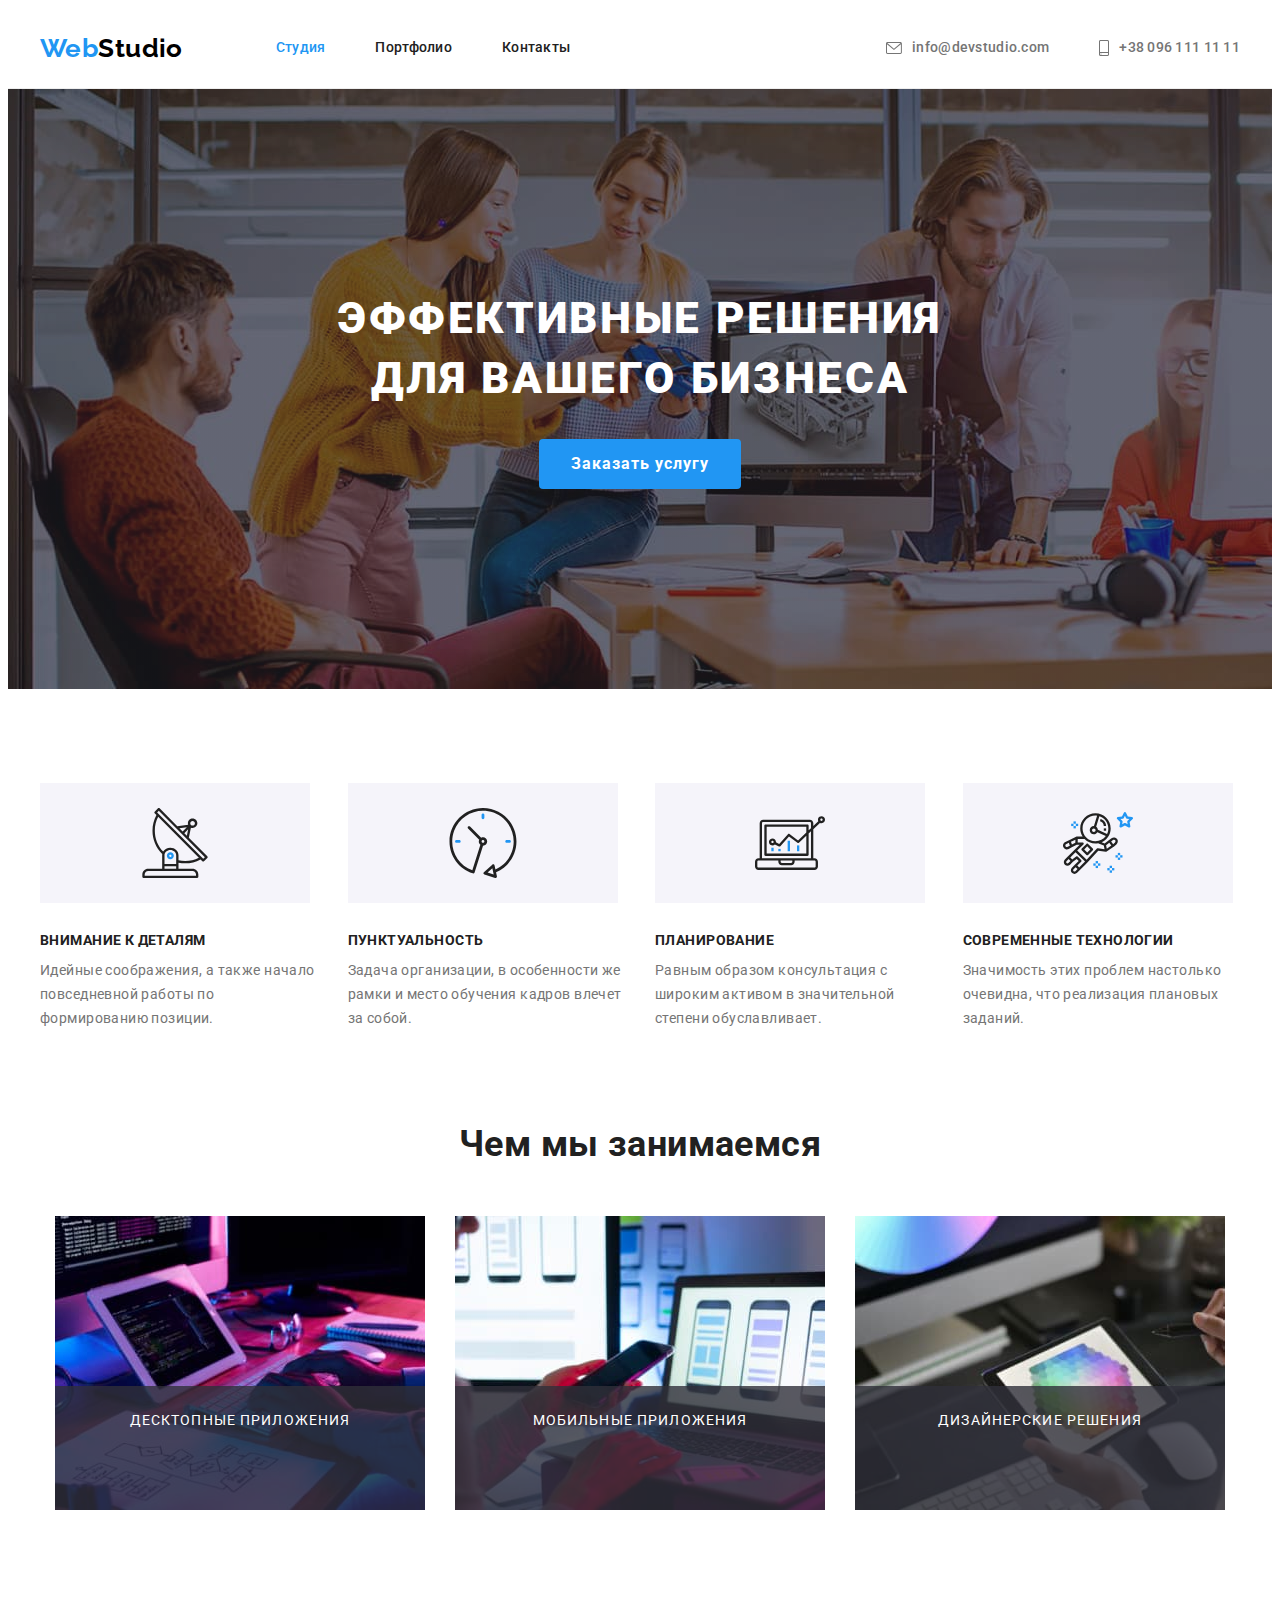
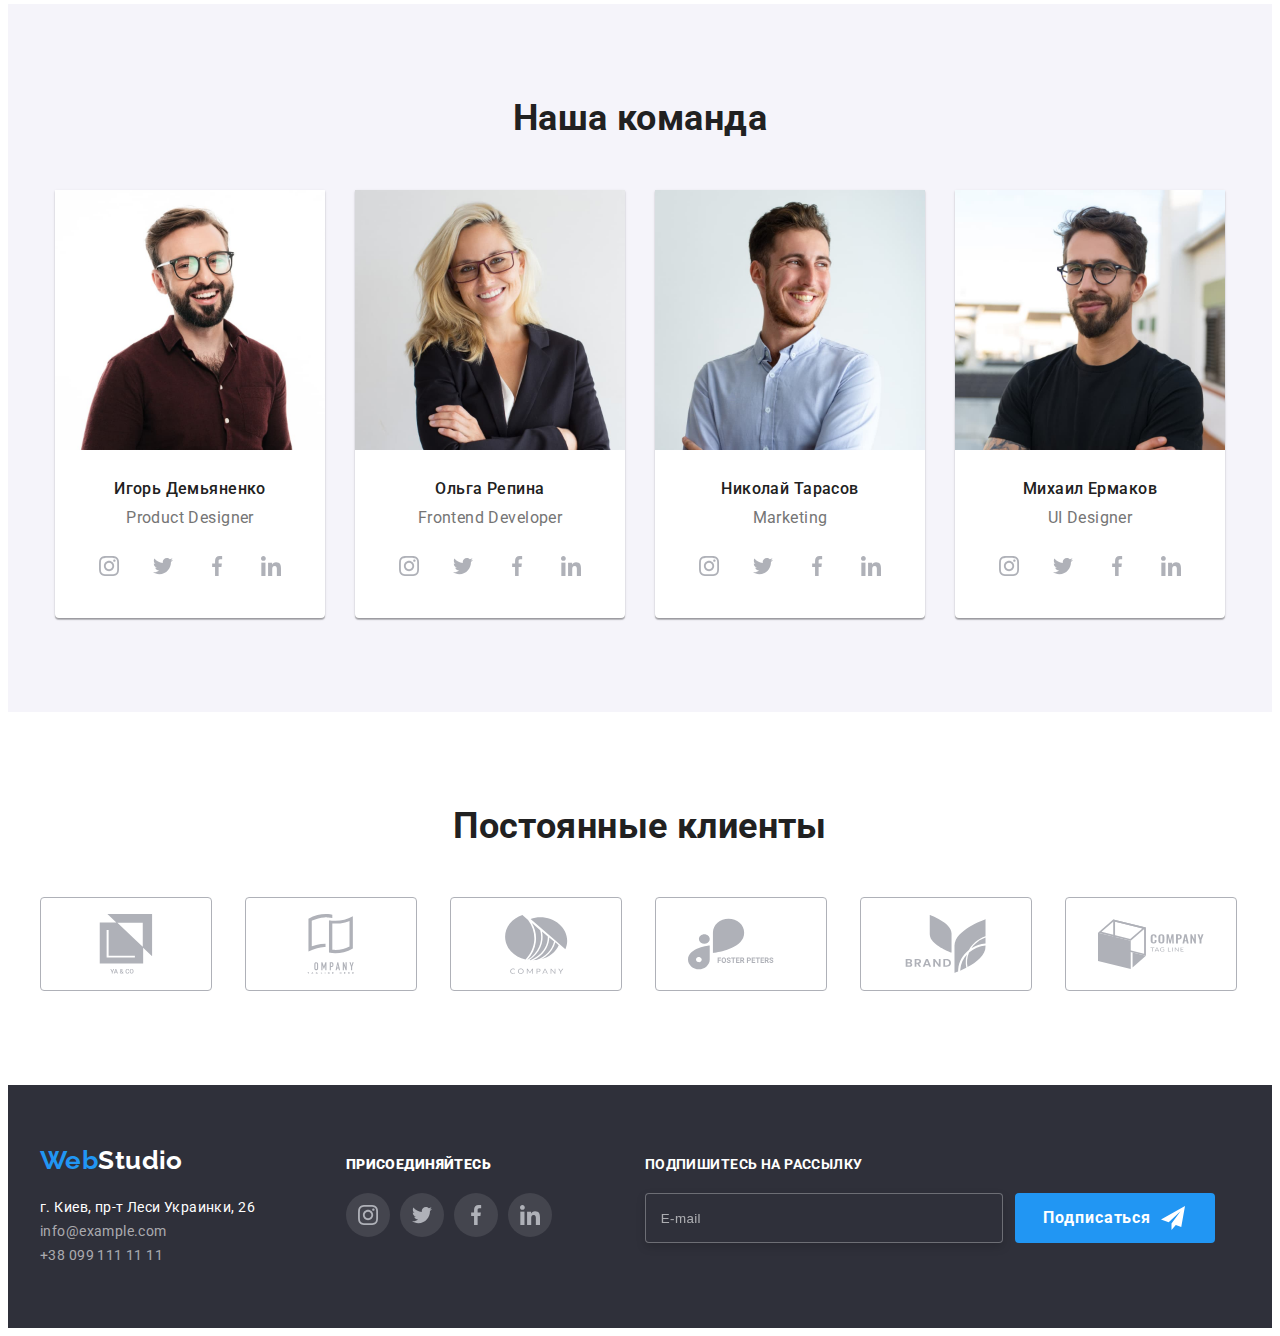
<file: index.html>
<!DOCTYPE html>
<html lang="en">
<head>
    <meta charset="UTF-8">
    <meta http-equiv="X-UA-Compatible" content="IE=edge">
    <meta name="viewport" content="width=device-width, initial-scale=1.0">
    <title>Document</title>



    <link rel="preconnect" href="https://fonts.gstatic.com">
    <link rel="preconnect" href="https://fonts.gstatic.com">
    <link rel="preconnect" href="https://fonts.gstatic.com">
    <link rel="stylesheet" href="https://cdnjs.cloudflare.com/ajax/libs/modern-normalize/1.0.0/modern-normalize.min.css" integrity="sha512-ISS7cAi1PEhQ8jnbJpJZMd29NlhNj4AWYyLOSp2CE/CsHxTCu+r+t0D2yoJudVrd0/8fTVPUVDzY5Tvli75u/g==" crossorigin="anonymous" />
    <link href="https://fonts.googleapis.com/css2?family=Raleway:wght@700&family=Roboto:wght@400;500;700;900&display=swap" rel="stylesheet">
    
    <link rel="stylesheet" href="./css/main.min.css">
</head>
<body>

             <!-- шапка -->

             <header class="header">
              <div class="container header-container">
                <nav class="navigation">
                  <a href="./index.html" class="logo text">
                     <span class="span-logo">Web</span>Studio
                  </a>
                  <ul class="navigation__list">
                     <li class="navigation__item"><a href="" class="navigation__link active">Студия</a></li>
                     <li class="navigation__item"><a href="./portfolio.html" class="navigation__link">Портфолио</a></li>
                     <li class="navigation__item"><a href="" class="navigation__link">Контакты</a></li>
                  </ul>
                 </nav>
     <ul class="contacts__list">
         <li class="contacts__item"><a href="mailto:info@devstudio.com"  class="contacts__link">
            <svg class="contacts__icon">
                <use href="./image/sprite.svg#icon-envelope"></use>
            </svg>info@devstudio.com </a>
        </li>
         <li class="contacts__item"><a href="tel:+380961111111"  class="contacts__link">
            <svg class="phone__icon">
                <use href="./image/sprite.svg#icon-smartphone"></use>
            </svg>+38 096 111 11 11</a></li>
     </ul>
    </div>
    
 </header> 
           <!-- герой -->
 <main>

     <section class="hero">
         <div class="container">
         <h1 class="hero__title">Эффективные решения для вашего бизнеса</h1>
         <button type="button" class="hero__button" data-modal-open> Заказать услугу</button>
        </div>
     </section>
           <!-- столбцы списка -->
         
 <section class="feature">
    
    <div class="container">
        
        <h2 hidden> профессиональные качества</h2>
 <ul class="feature__list">
     <li class="feature__items">
         <div class="feature__svg">
         <svg class="feature__icon" width="70" height="70">
             <use href="./image/sprite.svg#icon-antenna"></use>
           </svg>
        </div>
         <h3 class="feature__suptitle">Внимание к деталям</h3>
         <p> 
            Идейные соображения, а также начало повседневной работы по формированию позиции.
         </p>
     
        </li>
    
    
       <li class="feature__items">
        <div class="feature__svg">
            <svg class="feature__icon" width="70" height="70">
                <use href="./image/sprite.svg#icon-clock"></use>
              </svg>
           </div>
           <h3 class="feature__suptitle">Пунктуальность</h3>
           <p>
               Задача организации, в особенности же рамки и место обучения кадров влечет за собой.
           </p>
       </li>
   
   
    <li class="feature__items">
        <div class="feature__svg">
            <svg class="feature__icon" width="70" height="70">
                <use href="./image/sprite.svg#icon-diagram"></use>
              </svg>
           </div>
        <h3 class="feature__suptitle">Планирование</h3>
        <p>
            Равным образом консультация с широким активом в значительной степени обуславливает.
        </p>
    
       </li>
   
   
    <li class="feature__items">
        <div class="feature__svg">
            <svg class="feature__icon" width="70" height="70">
                <use href="./image/sprite.svg#icon-astronaut"></use>
              </svg>
           </div>
        <h3 class="feature__suptitle">Современные технологии</h3>
        <p>
            Значимость этих проблем настолько очевидна, что реализация плановых заданий.
        </p>
    
       </li>
   </ul>
    </div>
</section>

            <!-- чем мы занимаемся -->

<section class="services">
    <div class="container"> 
    <h2 class="title">Чем мы занимаемся</h2>

    <ul class="services__list">
        <li class="services__item">
          <div class="overlay-section-work">
    <img src="./image/img.1jpg.jpg" alt=""width="370"/>
    <p class="services__overlay">Десктопные приложения</p></div>
         </li>
        <li class="services__item">
          <div class="overlay-section-work">
            <img src="./image/img2.jpg" alt=""width="370"/>
            <p class="services__overlay">Мобильные приложения</p></div>
        </li>
        <li class="services__item">
          <div class="overlay-section-work">
            <img src="./image/img3.jpg" alt=""width="370"/>
            <p class="services__overlay">Дизайнерские решения</p></div>
        </li>
    </ul>
</div>
</section>

            <!-- наша команда -->

<section class="team">
    <div class="container">
    <h2 class="title">Наша команда</h2>
    <ul class="team__list">
        <li class="team__item">
            <img src="./image/img4.jpg" alt="" width="270"/>
            <div class="employee">
            <h3 class="member-title">Игорь Демьяненко</h3>
            <p>Product Designer</p>
            <ul class="social-list">
              <li class="social-list-item">
                <a href="" class="social-list-link">
                <svg class="social-list-icon">
                  <use href="./image/sprite.svg#icon-instagram"></use>
                </svg>
            </a>
              </li>
              <li class="social-list-item">
                <a href="" class="social-list-link">
                <svg class="social-list-icon">
                  <use href="./image/sprite.svg#icon-twitter"></use>
                </svg>
            </a>
              </li>
              <li class="social-list-item">
                <a href="" class="social-list-link">
                <svg class="social-list-icon">
                  <use href="./image/sprite.svg#icon-facebook"></use>
                </svg>
            </a>
              </li>
              <li class="social-list-item">
                <a href="" class="social-list-link">
                <svg class="social-list-icon">
                  <use href="./image/sprite.svg#icon-linkedin"></use>
                </svg>
            </a>
              </li>

            </ul>
        </div>
        </li>
        
        <li class="team__item">
            <img src="./image/img5.jpg" alt="" width="270"/>
            <div class="employee">
        <h3 class="member-title">Ольга Репина</h3>
        <p>Frontend Developer</p>
        <ul class="social-list">
            <li class="social-list-item">
              <a href="" class="social-list-link">
              <svg class="social-list-icon">
                <use href="./image/sprite.svg#icon-instagram"></use>
              </svg>
          </a>
            </li>
            <li class="social-list-item">
              <a href="" class="social-list-link">
              <svg class="social-list-icon">
                <use href="./image/sprite.svg#icon-twitter"></use>
              </svg>
          </a>
            </li>
            <li class="social-list-item">
              <a href="" class="social-list-link">
              <svg class="social-list-icon">
                <use href="./image/sprite.svg#icon-facebook"></use>
              </svg>
          </a>
            </li>
            <li class="social-list-item">
              <a href="" class="social-list-link">
              <svg class="social-list-icon">
                <use href="./image/sprite.svg#icon-linkedin"></use>
              </svg>
          </a>
            </li>

          </ul>
        </div>
    </li>
    <li class="team__item">

            <img src="./image/img6.jpg" alt="" width="270"/>
            <div class="employee">
            <h3 class="member-title">Николай Тарасов</h3>
            <p>Marketing</p>
            <ul class="social-list">
                <li class="social-list-item">
                  <a href="" class="social-list-link">
                  <svg class="social-list-icon">
                    <use href="./image/sprite.svg#icon-instagram"></use>
                  </svg>
              </a>
                </li>
                <li class="social-list-item">
                  <a href="" class="social-list-link">
                  <svg class="social-list-icon">
                    <use href="./image/sprite.svg#icon-twitter"></use>
                  </svg>
              </a>
                </li>
                <li class="social-list-item">
                  <a href="" class="social-list-link">
                  <svg class="social-list-icon">
                    <use href="./image/sprite.svg#icon-facebook"></use>
                  </svg>
              </a>
                </li>
                <li class="social-list-item">
                  <a href="" class="social-list-link">
                  <svg class="social-list-icon">
                    <use href="./image/sprite.svg#icon-linkedin"></use>
                  </svg>
              </a>
                </li>
  
              </ul>
</div>
        </li>
        
        <li class="team__item">
            <img src="./image/img7.jpg" alt="" width="270"/>
            <div class="employee">
            <h3 class="member-title">Михаил Ермаков</h3>
            <p>UI Designer</p>
            <ul class="social-list">
                <li class="social-list-item">
                  <a href="" class="social-list-link">
                  <svg class="social-list-icon">
                    <use href="./image/sprite.svg#icon-instagram"></use>
                  </svg>
              </a>
                </li>
                <li class="social-list-item">
                  <a href="" class="social-list-link">
                  <svg class="social-list-icon">
                    <use href="./image/sprite.svg#icon-twitter"></use>
                  </svg>
              </a>
                </li>
                <li class="social-list-item">
                  <a href="" class="social-list-link">
                  <svg class="social-list-icon">
                    <use href="./image/sprite.svg#icon-facebook"></use>
                  </svg>
              </a>
                </li>
                <li class="social-list-item">
                  <a href="" class="social-list-link">
                  <svg class="social-list-icon">
                    <use href="./image/sprite.svg#icon-linkedin"></use>
                  </svg>
              </a>
                </li>
  
              </ul>
            </div>
        </li>
      </ul>
    </div>
  </section>

  <!-- клиенты -->

  <section class="clients">
<div class="container">
<h2 class="title">Постоянные клиенты</h2>
<ul class="clients__list">
    <li class="clients__item">
        <a class="client__link" href="">
        <svg class="clients__icon">
            
          <use href="./image/sprite.svg#icon-group"></use>
        </svg>
    </a>
      </li>
      <li class="clients__item">
        <a class="client__link" href="">
        <svg class="clients__icon">
          <use href="./image/sprite.svg#icon-group1"></use>
        </svg>
    </a>
      </li>
      <li class="clients__item">
        <a class="client__link" href="">
        <svg class="clients__icon">
            
          <use href="./image/sprite.svg#icon-group2"></use>
        </svg>
    </a>
      </li>
      <li class="clients__item">
        <a class="client__link" href="">
        <svg class="clients__icon">
            
          <use href="./image/sprite.svg#icon-group3"></use>
        </svg>
    </a>
      </li>
      <li class="clients__item">
        <a class="client__link" href="">
        <svg class="clients__icon">
            
          <use href="./image/sprite.svg#icon-group4"></use>
        </svg>
    </a>
      </li>
      <li class="clients__item">
        <a class="client__link" href="">
        <svg class="clients__icon">
            
          <use href="./image/sprite.svg#icon-group5"></use>
        </svg>
    </a>
      </li>
</ul>
</div>
  </section>

</main>

              <!-- футер -->


<footer class="footer">
    <div class="container">
        <div class="footer-address">
    <a href="./index.html" class="logo text">
        <span class="span-logo">Web</span>Studio
     </a>
    <address>
        <p>г. Киев, пр-т Леси Украинки, 26</p>
        <ul>
            <li class="address-link"><a href="mailto:info@example.com" class="address text">info@example.com</a></li>
            <li class="address-link"><a href="tel:+380991111111" class="address text">+38 099 111 11 11</a></li>
        </ul>
        </address>
    
    </div>

    <div class="footer-social">
        <p class="footer-social-mail-head"><b>присоединяйтесь</b></p>
        <ul class="footer-social-list">
            <li class="footer-social-item">
              <a href="https://www.instagram.com/" class="footer-list-link" 
              target="_blank"
              rel="noreferrer noopener">
              <svg class="social-list-icon">
                <use href="./image/sprite.svg#icon-instagram"></use>
              </svg>
          </a>
            </li>
            <li class="footer-social-item">
                <a href="https://www.twitter.com/" class="footer-list-link" target="_blank"
                rel="noreferrer noopener">
                <svg class="social-list-icon">
                  <use href="./image/sprite.svg#icon-twitter"></use>
                </svg>
            </a>
              </li>
              <li class="footer-social-item">
                <a href="https://www.facebook.com/" class="footer-list-link"
                target="_blank"
              rel="noreferrer noopener">
                <svg class="social-list-icon">
                  <use href="./image/sprite.svg#icon-facebook"></use>
                </svg>
            </a>
              </li>
              <li class="footer-social-item">
                <a href="https://www.linkedin.com/" class="footer-list-link" 
                target="_blank"
              rel="noreferrer noopener">
                <svg class="social-list-icon">
                  <use href="./image/sprite.svg#icon-linkedin"></use>
                </svg>
            </a>
              </li>
        </ul>
    </div>
    <div class="footer-mail">
      <p class="footer-social-mail-head">Подпишитесь на рассылку</p>
      <form action="#" method="GET" class="footer-mail-form">
        <label class="mail-label">
          <input type="email" name="user-email" class="footer-input" placeholder="E-mail" required>
          <button type="submit" class="footer-submit">Подписаться
            <svg class="send-icon" width="24" height="24"> 
             <use href="./image/sprite.svg#icon-icon-send"></use>
            </svg>
          </button> 
        </label>
        </form>
    </div>
    </div>
</footer>


<!-- modal window -->

   <div class="backdrop is-hidden" data-modal>
<div class="modal">
  <button type="button" class="modal-close" data-modal-close>
    <svg class="close-icon">
      <use href="./image/sprite.svg#icon-close">
      </use>
    </svg>
  </button>
  <form action="#" method="GET" class="form">
  <p class="form__head">Оставьте свои данные, мы вам перезвоним</p>
  
    
    <label class="form__label"> Имя
      <span class="form__wrapper">
      <input type="text" name="user-name" class="form__input" minlength="2" required>
      <svg class="form__svg" width="12" height="12">
        <use href="./image/sprite.svg#icon-name">
        </use>
      </svg>
      </span>
    </label>
    <label class="form__label">Телефон
      <span class="form__wrapper">
      <input type="tel" name="user-phone" class="form__input" required pattern="[0-9]{3}-[0-9]{3}-[0-9]{2}-[0-9]{2}" title="050-221-11-11" required>
      <svg class="form__svg" width="13" height="13">
        <use href="./image/sprite.svg#icon-phone">
        </use>
      </svg>
      </span>
    </label>
    <label class="form__label">Почта
      <span class="form__wrapper">
      <input type="email" name="user-email" class="form__input"  required>
      <svg class="form__svg" width="15" height="12">
        <use href="./image/sprite.svg#icon-mail">
       </use>
      </svg>
      </span>
    </label>
  
  <label class="form__label">Комментарий
    <textarea name="user-message" class="form__comment" placeholder="Введите текст"></textarea>
  </label>
  
  <!-- <input type="checkbox" name="user-polisy" class="modal-checkbox" id="checkbox-policy" required> 
  <Label form="checkbox-policy" class="modal-checkbox-form">Соглашаюсь с рассылкой и принимаю <a class="checkbox-link" href="">Условия договора</a>
  </Label>-->

  <label class="check">
    <input class="check__input" type="checkbox" name="user-polisy" required>
    <span class="check__box"></span>
    Соглашаюсь с рассылкой и принимаю &nbsp; <a class="checkbox-link" href="">Условия договора</a>
  </label>
  

  <button type="submit" class="modal-form-btn">Отправить</button>
  </form>
</div>
   </div>

   <script src="./js/modal.js"></script>
</body>
</html>
</file>
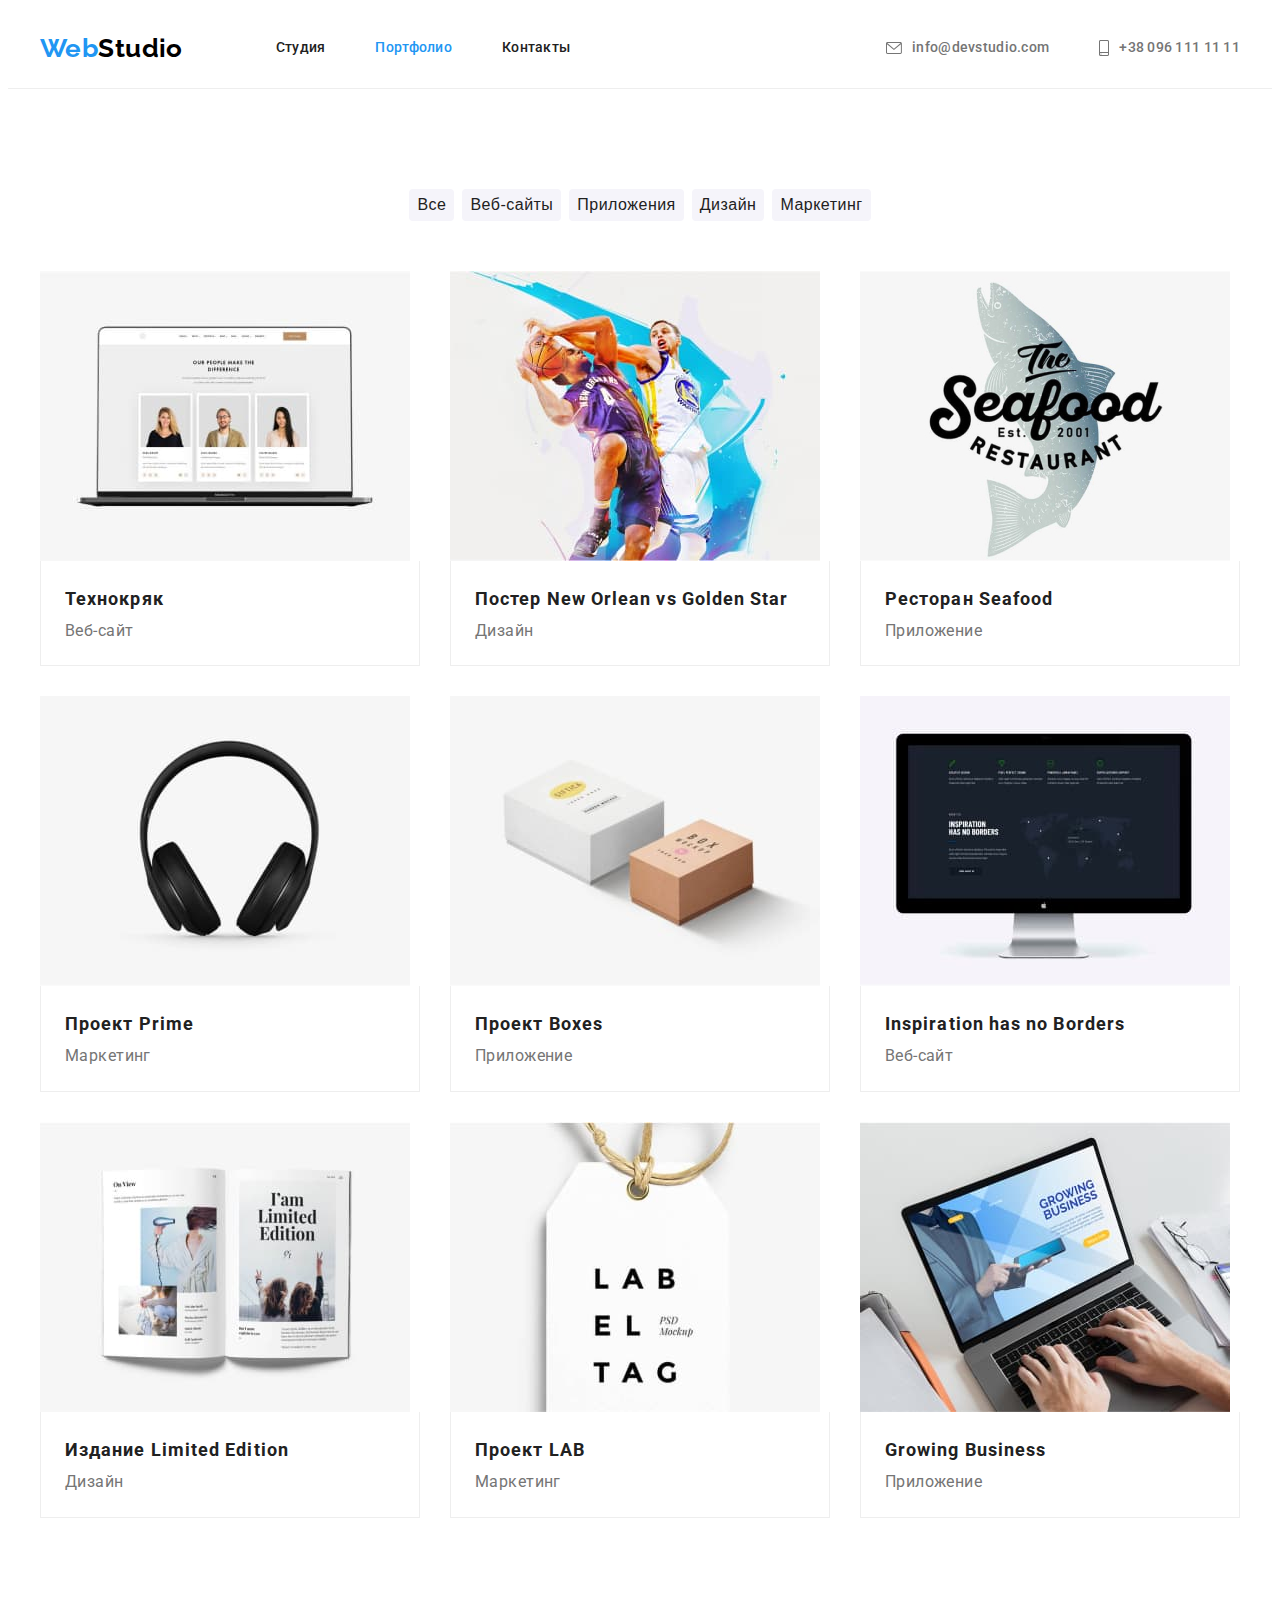
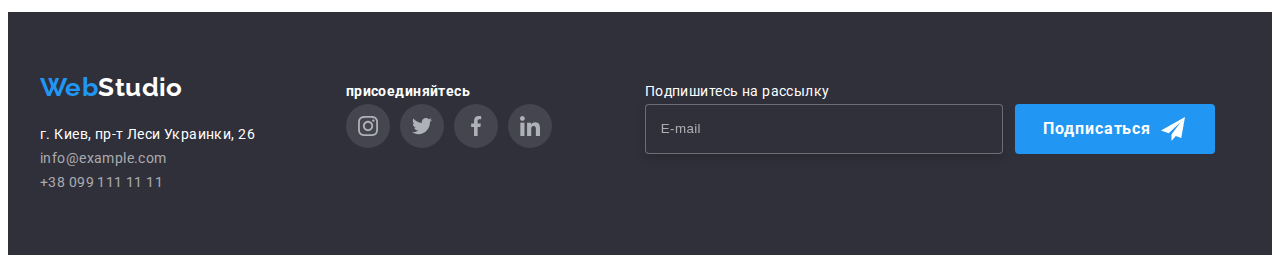
<file: portfolio.html>
<!DOCTYPE html>
<html lang="en">
<head>
    <meta charset="UTF-8">
    <meta http-equiv="X-UA-Compatible" content="IE=edge">
    <meta name="viewport" content="width=device-width, initial-scale=1.0">
    <title>Document</title>
    <link rel="preconnect" href="https://fonts.gstatic.com">
    <link rel="preconnect" href="https://fonts.gstatic.com">
    <link rel="preconnect" href="https://fonts.gstatic.com">
    <link rel="stylesheet" href="https://cdnjs.cloudflare.com/ajax/libs/modern-normalize/1.0.0/modern-normalize.min.css" integrity="sha512-ISS7cAi1PEhQ8jnbJpJZMd29NlhNj4AWYyLOSp2CE/CsHxTCu+r+t0D2yoJudVrd0/8fTVPUVDzY5Tvli75u/g==" crossorigin="anonymous" />
    <link href="https://fonts.googleapis.com/css2?family=Raleway:wght@700&family=Roboto:wght@400;500;700;900&display=swap" rel="stylesheet">
    <link rel="stylesheet" href="./css/main.min.css">
   
   
</head>

<body>
             <!-- шапка -->

             <header class="header">
              <div class="container header-container">
                <nav class="navigation">
                  <a href="./index.html" class="logo text">
                     <span class="span-logo">Web</span>Studio
                  </a>
                  <ul class="navigation__list">
                     <li class="navigation__item"><a href="./index.html" class="navigation__link">Студия</a></li>
                     <li class="navigation__item"><a href="./portfolio.html" class="navigation__link active">Портфолио</a></li>
                     <li class="navigation__item"><a href="" class="navigation__link">Контакты</a></li>
                  </ul>
                 </nav>
     <ul class="contacts__list">
         <li class="contacts__item"><a href="mailto:info@devstudio.com"  class="contacts__link">
            <svg class="contacts__icon">
                <use href="./image/sprite.svg#icon-envelope"></use>
            </svg>info@devstudio.com </a>
        </li>
         <li class="contacts__item"><a href="tel:+380961111111"  class="contacts__link">
            <svg class="phone__icon">
                <use href="./image/sprite.svg#icon-smartphone"></use>
            </svg>+38 096 111 11 11</a></li>
     </ul>
    </div>
    
 </header> 
 <main>
     
              <!-- кнопки -->
              <div class="container">
     <section class="portfolio-section">
         <h1 hidden> portfolio</h1>
         
         <ul class="filters-button">
             <li class="portfolio-button">
         <button type="button" class="button">Все</button>
        </li>

        <li class="portfolio-button">
            <button type="button" class="button">Веб-сайты</button>
            </li>
            <li class="portfolio-button">
                <button type="button" class="button">Приложения</button>
                
                </li>
                <li class="portfolio-button">
                    <button type="button" class="button">Дизайн</button>
                    
                    </li>
                    <li class="portfolio-button">
                        <button type="button" class="button">Маркетинг</button>
                        
                        </li>
        </ul>

              <!-- картинки -->
     
    <ul class="portfolio">
        
        <li class="portfolio__item">
            <a href="site" class="portfolio__link">
                <div class="portfolio-img-wrapper">
                <img src="./image/img8.jpg" alt="" width="370"/>
            
                <p class="portfolio__overlay">Технокряк это современная площадка распространения коронавируса. Компании используют эту платформу для цифрового шпионажа и атак на защищённые сервера конкурентов.</p>

                 </div>
                <div class="card-description">
              <h2 class="section-title">Технокряк</h2>
            <p>Веб-сайт</p>
        </div>
    </a>
 </li>
    

        <li class="portfolio__item">
          <a href="site" class="portfolio__link">
            <div class="portfolio-img-wrapper">
              <img src="./image/img9.jpg" alt="" width="370"/>
               <p class="portfolio__overlay">Технокряк это современная площадка распространения коронавируса. Компании используют эту платформу для цифрового шпионажа и атак на защищённые сервера конкурентов.</p>
              </div>
             <div class="card-description">
           <h2 class="section-title">Постер New Orlean vs Golden Star</h2>
          <p>Дизайн</p>
        </div>
      </a>
    </li>


    <li class="portfolio__item">
        <a href="site" class="portfolio__link">
          <div class="portfolio-img-wrapper">
            <img src="./image/img10.jpg" alt="" width="370"/>
             <p class="portfolio__overlay">Технокряк это современная площадка распространения коронавируса. Компании используют эту платформу для цифрового шпионажа и атак на защищённые сервера конкурентов.</p>
              </div>
             <div class="card-description">
             <h2 class="section-title">Ресторан Seafood</h2>
            <p>Приложение</p>
            </div>
        </a>
     </li>


        <li class="portfolio__item">
            <a href="site" class="portfolio__link">
              <div class="portfolio-img-wrapper">
                 <img src="./image/img11.jpg" alt="" width="370"/> 
                 <p class="portfolio__overlay">Технокряк это современная площадка распространения коронавируса. Компании используют эту платформу для цифрового шпионажа и атак на защищённые сервера конкурентов.</p>
                </div>
             <div class="card-description">
            <h2 class="section-title">Проект Prime</h2>
            <p>Маркетинг</p>
          </div>
         </a>
        </li>
        
        
        <li class="portfolio__item">
            <a href="site" class="portfolio__link">
              <div class="portfolio-img-wrapper">
                 <img src="./image/img12.jpg" alt="" width="370"/>
                 <p class="portfolio__overlay">Технокряк это современная площадка распространения коронавируса. Компании используют эту платформу для цифрового шпионажа и атак на защищённые сервера конкурентов.</p>
                </div>
              <div class="card-description">
            <h2 class="section-title">Проект Boxes</h2>
          <p>Приложение</p>
        </div>
       </a>
    </li>
    
    
        <li class="portfolio__item">
           <a href="site" class="portfolio__link">
              <div class="portfolio-img-wrapper">
                <img src="./image/img13.jpg" alt="" width="370"/>
                 <p class="portfolio__overlay">Технокряк это современная площадка распространения коронавируса. Компании используют эту платформу для цифрового шпионажа и атак на защищённые сервера конкурентов.</p>
                </div>
              <div class="card-description">
            <h2 class="section-title">Inspiration has no Borders</h2>
           <p>Веб-сайт</p>
          </div>
         </a>
        </li>
    
    
        <li class="portfolio__item">
            <a href="site" class="portfolio__link">
              <div class="portfolio-img-wrapper">
                <img src="./image/img14.jpg" alt="" width="370"/>
                  <p class="portfolio__overlay">Технокряк это современная площадка распространения коронавируса. Компании используют эту платформу для цифрового шпионажа и атак на защищённые сервера конкурентов.</p>
                </div>
               <div class="card-description">
              <h2 class="section-title">Издание Limited Edition</h2>
            <p>Дизайн</p>
          </div>
         </a>
        </li>
    
    
        <li class="portfolio__item">
            <a href="site" class="portfolio__link">
              <div class="portfolio-img-wrapper">
                <img src="./image/img15.jpg" alt="" width="370"/>
               <p class="portfolio__overlay">Технокряк это современная площадка распространения коронавируса. Компании используют эту платформу для цифрового шпионажа и атак на защищённые сервера конкурентов.</p>
              </div>
             <div class="card-description">
            <h2 class="section-title">Проект LAB</h2>
         <p>Маркетинг</p>
       </div>
      </a>
    </li>
    
    
        <li class="portfolio__item">
            <a href="site" class="portfolio__link">
              <div class="portfolio-img-wrapper">
                <img src="./image/img16.jpg" alt="" width="370"/>
                <p class="portfolio__overlay">Технокряк это современная площадка распространения коронавируса. Компании используют эту платформу для цифрового шпионажа и атак на защищённые сервера конкурентов.</p>
              </div>
             <div class="card-description">
            <h2 class="section-title">Growing Business</h2>
          <p>Приложение</p>
         </div>
        </a>
    </li>
    
    </ul>


</div>
</section>
</main>

             <!-- футер -->

             <footer class="footer">
                <div class="container">
                    <div class="footer-address">
                <a href="./index.html" class="logo text">
                    <span class="span-logo">Web</span>Studio
                 </a>
                <address>
                    <p>г. Киев, пр-т Леси Украинки, 26</p>
                    <ul>
                        <li class="address-link"><a href="mailto:info@example.com" class="address text">info@example.com</a></li>
                        <li class="address-link"><a href="tel:+380991111111" class="address text">+38 099 111 11 11</a></li>
                    </ul>
                    </address>
                
                </div>
            
                <div class="footer-social">
                    <p class="social-head"><b>присоединяйтесь</b></p>
                    <ul class="footer-social-list">
                        <li class="footer-social-item">
                          <a href="https://www.instagram.com/" class="footer-list-link" 
                          target="_blank"
                          rel="noreferrer noopener">
                          <svg class="social-list-icon">
                            <use href="./image/sprite.svg#icon-instagram"></use>
                          </svg>
                      </a>
                        </li>
                        <li class="footer-social-item">
                            <a href="https://www.twitter.com/" class="footer-list-link" target="_blank"
                            rel="noreferrer noopener">
                            <svg class="social-list-icon">
                              <use href="./image/sprite.svg#icon-twitter"></use>
                            </svg>
                        </a>
                          </li>
                          <li class="footer-social-item">
                            <a href="https://www.facebook.com/" class="footer-list-link"
                            target="_blank"
                          rel="noreferrer noopener">
                            <svg class="social-list-icon">
                              <use href="./image/sprite.svg#icon-facebook"></use>
                            </svg>
                        </a>
                          </li>
                          <li class="footer-social-item">
                            <a href="https://www.linkedin.com/" class="footer-list-link" 
                            target="_blank"
                          rel="noreferrer noopener">
                            <svg class="social-list-icon">
                              <use href="./image/sprite.svg#icon-linkedin"></use>
                            </svg>
                        </a>
                          </li>
                    </ul>
                </div>
                <div class="footer-mail">
      <p class="footer-mail-head">Подпишитесь на рассылку</p>
      <form action="#" method="GET" class="footer-mail-form">
        <label class="mail-label">
          <input type="email" name="user-email" class="footer-input" placeholder="E-mail" required>
          <button type="submit" class="footer-submit">Подписаться
            <svg class="send-icon" width="24" height="24"> 
             <use href="./image/sprite.svg#icon-icon-send"></use>
            </svg>
          </button> 
        </label>
        </form>
    </div>
                </div>
            </footer>
               
            </body>
            </html>
</file>
<file: css/main.min.css>
:root{--fon-gr:#AFB1B8;--primary-text-color:#757575;--accent-color:#2196F3;--secondary-text-color:#212121;--black-color-text:#000000;--white: #FFFFFF;--white-secondary: rgba(255, 255, 255, 0.6);--secodary-accent: #188CE8;--dark-background-color:#2F303A;--secondary-background: #F5F4FA}h1,h2,h3,h4,h5,h6,p{margin-top:0;margin-bottom:0}ul,ol{margin-top:0;margin-bottom:0;padding-left:0}img{display:block}ul{list-style:none}.text{text-decoration:none}body{background-color:var(--white);color:var(--primary-text-color);font-family:Roboto,sans-serif;font-weight:400;font-size:14px;line-height:1.7;letter-spacing:0.03em}.container{width:1200px;padding-left:15px;padding-right:15px;margin:auto}.hero__button{display:inline-block;min-width:200px;padding:10px 32px;color:var(--white);background-color:var(--accent-color);font-weight:700;font-size:16px;line-height:1.9;align-items:center;text-align:center;letter-spacing:0.06em;font-family:inherit;border:none;border-radius:4px;cursor:pointer;transition:background-color 250ms cubic-bezier(0.4, 0, 0.2, 1),color 250ms cubic-bezier(0.4, 0, 0.2, 1),box-shadow 250ms cubic-bezier(0.4, 0, 0.2, 1)}.hero__button:hover,.hero__button:focus{color:var(--white);background-color:var(--secodary-accent)}.footer-submit{min-width:200px;height:50px;padding:10px 28px;color:var(--white);background-color:var(--accent-color);font-weight:700;font-size:16px;line-height:1.9;display:inline-flex;align-items:center;letter-spacing:0.06em;font-family:inherit;border:none;border-radius:4px;cursor:pointer;transition:background-color 250ms cubic-bezier(0.4, 0, 0.2, 1),color 250ms cubic-bezier(0.4, 0, 0.2, 1),box-shadow 250ms cubic-bezier(0.4, 0, 0.2, 1)}.footer-submit:hover,.footer-submit:focus{color:var(--white);background-color:var(--secodary-accent)}.modal-form-btn{width:200px;height:50px;font-weight:700;font-size:16px;line-height:1.87px;letter-spacing:0.06em;padding:10px 32px;margin-top:30px;border:0;border-radius:4px;align-self:center;color:var(--white);background-color:var(--accent-color);transition:background-color 250ms cubic-bezier(0.4, 0, 0.2, 1),box-shadow 250ms cubic-bezier(0.4, 0, 0.2, 1);cursor:pointer}.modal-form-btn:hover,.modal-form-btn:focus{background-color:var(--secodary-accent);box-shadow:0px 4px 4px rgba(0,0,0,0.15)}.logo{display:inline-block;margin-right:93px;color:var(--black-color-text);font-family:Raleway;font-weight:700;font-size:26px;line-height:1.19}.footer .logo{display:block;margin-bottom:20px;color:var(--white)}.span-logo{color:var(--accent-color)}.feature__suptitle{margin-bottom:10px;text-align:start;color:var(--secondary-text-color);font-weight:700;font-size:14px;line-height:1.14;text-transform:uppercase}.footer-social-mail-head{display:block;margin-bottom:20px;font-weight:bold;font-size:14px;line-height:1.14;letter-spacing:0.03em;text-transform:uppercase}.feature__svg{display:flex;justify-content:center;align-items:center;width:270px;height:120px;background-color:var(--secondary-background);margin-bottom:30px}.title{margin-bottom:50px;color:var(--secondary-text-color);font-weight:700;font-size:36px;line-height:1.16;text-align:center}.members-name p{font-weight:400;font-size:16px;line-height:1.18;text-align:center;margin-bottom:16px}.card-description p{color:var(--primary-text-color)}.portfolio p{font-size:16px;line-height:1.8}.social-list-icon{width:20px;height:20px;fill:var(--fon-gr);transition:fill 250ms cubic-bezier(0.4, 0, 0.2, 1)}.social-list-link:hover .social-list-icon,.social-list-link:focus .social-list-icon{fill:var(--white)}.footer-list-link:hover .social-list-link:hover .social-list-icon,.footer-list-link:focus .social-list-link:hover .social-list-icon,.footer-list-link:hover .social-list-link:focus .social-list-icon,.footer-list-link:focus .social-list-link:focus .social-list-icon{fill:var(--white)}.social-list{display:flex;justify-content:space-between}.social-list-link{display:flex;justify-content:center;align-items:center;width:44px;height:44px;background-color:#FFFFFF;border-radius:50%;transition:background-color 250ms cubic-bezier(0.4, 0, 0.2, 1)}.social-list-link:hover,.social-list-link:focus{background-color:var(--accent-color)}.footer-social{display:block;margin-left:70px}.footer-social-list{display:flex}.footer-social-item:not(:last-child){margin-right:10px}.footer-list-link{display:flex;justify-content:center;align-items:center;width:44px;height:44px;border-radius:50%;background-color:rgba(255,255,255,0.1);color:var(--white);transition:background-color 250ms cubic-bezier(0.4, 0, 0.2, 1)}.footer-list-link:hover,.footer-list-link:focus{background-color:var(--accent-color)}.send-icon{fill:currentColor;margin-left:10px}.clients__icon{width:106px;height:60px;fill:currentColor}.clients__item{flex-basis:calc((100% - 180px) / 6);margin-left:30px;margin-top:30px}.clients__list{display:flex;flex-wrap:wrap;margin-left:-30px;margin-top:-30px}.client__link{display:flex;justify-content:center;align-items:center;width:170px;height:92px;color:var(--fon-gr);border:1px solid var(--fon-gr);border-radius:4px;transition:border-color 250ms cubic-bezier(0.4, 0, 0.2, 1),color 250ms cubic-bezier(0.4, 0, 0.2, 1)}.client__link:hover,.client__link:focus{border:1px solid var(--accent-color);color:var(--accent-color)}.button{color:var(--secondary-text-color);background-color:var(--secondary-background);text-decoration:none;font-weight:500;font-size:16px;line-height:1.6;text-align:center;letter-spacing:0.03em;cursor:pointer;border-radius:4px;border-color:transparent;transition:background-color 250ms cubic-bezier(0.4, 0, 0.2, 1),color 250ms cubic-bezier(0.4, 0, 0.2, 1),box-shadow 250ms cubic-bezier(0.4, 0, 0.2, 1)}.button:hover,.button:focus{background-color:var(--accent-color);color:var(--white);box-shadow:0px 3px 1px rgba(0,0,0,0.1),0px 1px 2px rgba(0,0,0,0.08),0px 2px 2px rgba(0,0,0,0.12)}.filters-button{margin-bottom:50px;display:flex;align-items:center;justify-content:center}.portfolio-button:not(:last-child){margin-right:8px}.form__label{margin-bottom:10px}.form__input{width:100%;height:40px;border:1px solid rgba(33,33,33,0.2);border-radius:4px;padding-left:42px;cursor:pointer}.form__input:focus{border-color:var(--accent-color);outline:none}.form__input:focus:required:focus:valid{border-color:var(--accent-color)}.form__wrapper{display:block;position:relative}.form__svg{display:block;fill:currentColor;position:absolute;top:50%;left:12px;transform:translateY(-50%)}.form__input:focus+.form__svg{color:var(--accent-color)}.backdrop{position:fixed;top:0;left:0;width:100vw;height:100vh;background-color:rgba(47,48,58,0.8);box-shadow:0px 4px 4px rgba(0,0,0,0.25);z-index:100;transition:opacity 250ms linear, visibility 250ms linear}.is-hidden{opacity:0;visibility:hidden;pointer-events:none}.modal{position:inherit;width:528px;height:581px;left:50%;top:50%;transform:translate(-50%, -50%);background-color:var(--white);box-shadow:0px 1px 3px rgba(0,0,0,0.12),0px 1px 1px rgba(0,0,0,0.14),0px 2px 1px rgba(0,0,0,0.2);border-radius:4px;padding:40px}.modal-close{position:absolute;top:8px;right:8px;padding:0;width:30px;height:30px;background-color:transparent;border:1px solid rgba(0,0,0,0.1);border-radius:50%;cursor:pointer;display:flex;justify-content:center;align-items:center}.modal-close:focus{color:var(--accent-color)}.close-icon{width:18px;height:18px;fill:currentColor}.form__head{color:var(--secondary-text-color);font-weight:700;font-size:20px;line-height:23px;text-align:center;margin-bottom:12px}.form{display:flex;flex-direction:column;padding:0}.form__comment{width:100%;height:120px;font-size:12px;line-height:1.16;letter-spacing:0.01em;border:1px solid rgba(33,33,33,0.2);border-radius:4px;resize:none;padding:12px 16px}.form__comment:focus{border-color:var(--accent-color);outline:none}.form__comment::placeholder{color:rgba(117,117,117,0.5)}.form__comment:focus{border-color:var(--accent-color);outline:none}.check{display:flex;align-items:center;cursor:pointer}.check__input{position:absolute;width:16px;height:15px;overflow:hidden;clip:rect(0 0 0 0)}.check__box{width:16px;height:15px;border:2px solid var(--primary-text-color);margin-right:7px}.check__input:checked+.check__box{background-image:url(../image/Vector.svg);background-color:var(--accent-color);background-repeat:no-repeat;background-position:50% 50%;border-color:var(--accent-color);border-radius:2px}.check__input:focus+.check__input:checked+.check__box{border-color:var(--accent-color)}.check__input:checked:focus+.check__input:focus+.check__input:checked+.check__box{border-color:var(--accent-color)}.checkbox-link{color:var(--accent-color)}.header{border-bottom:1px solid #EEEEEE;border-top:0}.header-container{display:flex;align-items:center}.navigation{display:flex;align-items:center}.navigation__list{display:flex;align-items:center}.navigation__item:not(:last-child){margin-right:50px}.navigation__item a{display:block;padding-top:32px;padding-bottom:32px;color:var(--secondary-text-color);font-weight:500;font-size:14px;line-height:1.14;letter-spacing:0.02em;text-decoration:none;transition:color 250ms cubic-bezier(0.4, 0, 0.2, 1)}.navigation__item a:hover,.navigation__item a:focus{color:var(--accent-color)}.navigation__item .active{color:var(--accent-color)}.contacts__list{display:flex;margin-left:auto}.contacts__list .contacts__link{display:flex;align-items:center;color:var(--primary-text-color);font-weight:500;font-size:14px;line-height:1.14;letter-spacing:0.02em;text-decoration:none;transition:color 250ms cubic-bezier(0.4, 0, 0.2, 1)}.contacts__list :focus,.contacts__list .contacts__link:hover{color:var(--accent-color)}.navigation__item .navigation__link{position:relative}.navigation__item .navigation__link:hover::after{display:block;position:absolute;content:"";width:100%;height:4px;border-radius:2px;margin-top:28px;background-color:var(--accent-color)}.contacts__item:not(:last-child){margin-right:50px}.contacts__icon{width:16px;height:12px;margin-right:10px;fill:currentColor}.phone__icon{width:10px;height:16px;margin-right:10px;fill:currentColor}.hero{background-color:#C4C4C4;background-image:linear-gradient(rgba(47,48,58,0.4), rgba(47,48,58,0.4)),url(../image/img.head.jpg);background-size:cover;color:var(--white);text-align:center;padding-top:200px;padding-bottom:200px}.hero__title{width:696px;margin-left:auto;margin-right:auto;margin-bottom:30px;font-weight:900;font-size:44px;line-height:1.36;text-align:center;letter-spacing:0.06em;text-transform:uppercase}.feature{padding-top:94px}.feature__list{display:flex;justify-content:space-between}.feature__list .feature__items{flex-basis:calc((100% - 90px) / 4)}.feature__list .feature__items .feature__items:not(:last-child){margin-right:30px}.services{padding-top:94px;padding-bottom:94px}.services__list{display:flex;justify-content:center}.services__list .services__item:not(:last-child){margin-right:30px}.services__overlay{background-color:rgba(47,48,58,0.8);padding:27px 0px;color:var(--white);position:absolute;bottom:0;left:0;width:100%;height:70px;overflow:auto;font-size:14px;line-height:1.14;text-align:center;letter-spacing:0.03cm;text-transform:uppercase}.overlay-section-work{position:relative;display:flex;align-items:center}.team{padding-top:94px;padding-bottom:94px;background-color:var(--secondary-background)}.team__list{display:flex;justify-content:center}.team__list .team__item:not(:last-child){margin-right:30px}.member-title{margin-bottom:10px;color:var(--secondary-text-color);font-weight:500;font-size:16px;line-height:1.18;text-align:center}.team__item{box-shadow:0px 1px 3px rgba(0,0,0,0.12),0px 1px 1px rgba(0,0,0,0.14),0px 2px 1px rgba(0,0,0,0.2);border-radius:0px 0px 4px 4px;background-color:var(--white)}.team__item p{font-weight:400;font-size:16px;line-height:1.18;text-align:center;margin-bottom:16px}.employee{padding-left:32px;padding-right:32px;padding-top:30px;padding-bottom:30px}.clients{padding-top:94px;padding-bottom:94px}footer{padding-top:60px;padding-bottom:60px;background-color:var(--dark-background-color);color:var(--white);list-style:none;text-decoration:none;font-weight:400;font-size:14px;line-height:1.71;letter-spacing:0.03em}footer .container{display:flex;align-items:baseline}.address{color:rgba(255,255,255,0.6);list-style:none;transition:250ms cubic-bezier(0.4, 0, 0.2, 1);font-style:normal}.address:not(:last-child){margin-bottom:9px}.address:not(:last-child):hover,.address:not(:last-child):focus{color:var(--accent-color)}address{font-style:normal}.footer-mail{margin-left:93px}.mail-label{display:flex;justify-content:center}.footer-input{width:358px;height:50px;border:1px solid rgba(255,255,255,0.3);box-sizing:border-box;filter:drop-shadow(0px 4px 4px rgba(0,0,0,0.15));border-radius:4px;background-color:var(--dark-background-color);margin-right:12px;padding:15px;color:var(--white)}.footer-input::placeholder{display:flex;align-items:center;letter-spacing:0.03em;color:rgba(255,255,255,0.6)}.portfolio-section{padding-top:100px;padding-bottom:94px}.portfolio{display:flex;flex-wrap:wrap;margin-top:-30px;margin-left:-30px}.portfolio .section-title{color:#212121;font-weight:700;font-size:18px;line-height:2;letter-spacing:0.06em}.portfolio__item{margin-left:30px;margin-top:30px;flex-basis:calc((100% - 90px) / 3)}.card-description{padding:20px 24px;border:1px solid #EEEEEE;border-top:0}.portfolio__link{text-decoration:none;transition:box-shadow 250ms cubic-bezier(0.4, 0, 0.2, 1);display:block}.portfolio__link:hover,.portfolio__link:focus{box-shadow:0px 4px 4px rgba(0,0,0,0.25)}.portfolio-img-wrapper{position:relative;overflow:hidden}.portfolio__overlay{color:var(--white);background-color:rgba(33,150,243,0.9);padding:63px 24px;position:absolute;top:0;left:0;width:100%;height:100%;overflow:auto;transform:translateY(100%);transition:transform 250ms cubic-bezier(0.4, 0, 0.2, 1)}.portfolio__link:hover .portfolio__overlay,.portfolio__link:focus .portfolio__overlay{transform:translateY(0%)}
/*# sourceMappingURL=main.min.css.map */
</file>
